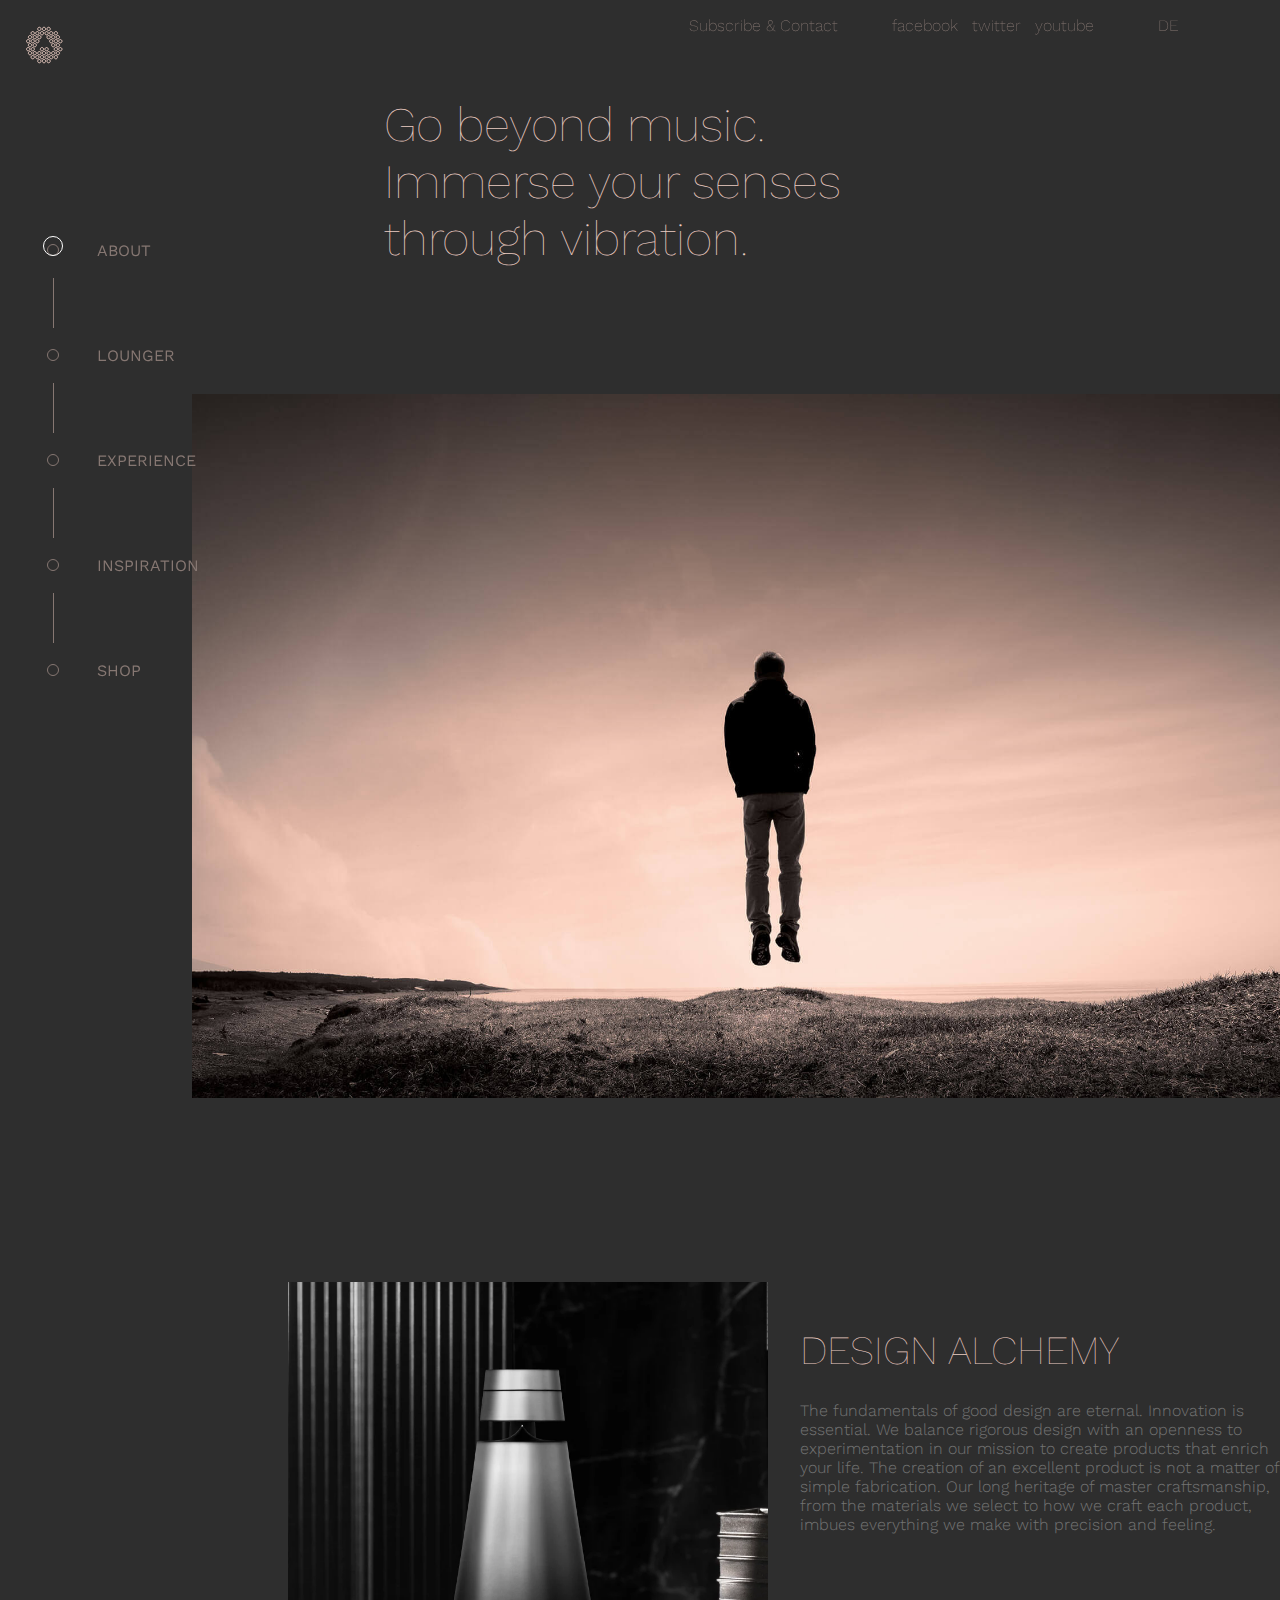
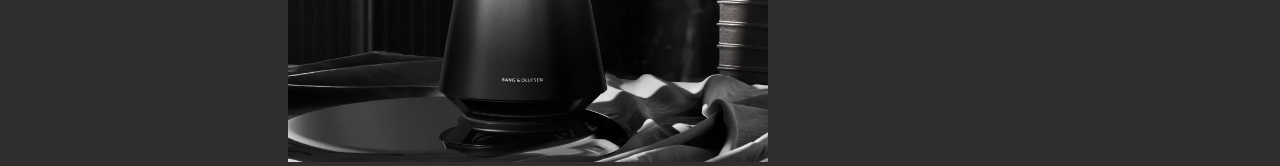
<file: index.html>
<!DOCTYPE html>
<html lang="en">

<head>
    <meta charset="UTF-8">
    <meta name="viewport" content="width=device-width, initial-scale=1.0">
    <link rel="stylesheet" href="css/style.css">

    <meta http-equiv="X-UA-Compatible" content="ie=edge">
    <title>Headphone</title>
</head>

<body>
    <header>
        <img src="/img/logo.svg" alt="">
        <nav>
            <ul>
                <li><a href="">Subscribe & Contact</a></li>
                <li><a href="https://www.facebook.com/">facebook</a></li>
                <li><a href="https://twitter.com/">twitter</a></li>
                <li><a href="https://www.youtube.com">youtube</a></li>
                <li><a href="">DE</a></li>
            </ul>
        </nav>
    </header>
    <section class="navigation">

        <ul>
            <li> <a href="#about" class="active"><span></span>ABOUT</a></li>
            <li></li>
            <li><a href="lounger.html"><span>LOUNGER</span></a></li>
            <li></li>
            <li><a href="experience.html"><span>EXPERIENCE</span></a></li>
            <li></li>
            <li><a href="inspiration.html"><span>INSPIRATION</span></a></li>
            <li></li>
            <li><a href="shop.html"><span>SHOP</span></a></li>
        </ul>

    </section>
    <main>

        <section class="sec1">
            <h1>Go beyond music. <br>
                Immerse your senses <br>
                through vibration.</h1>

            <img src="/img/section-about-1.jpg" alt="">

        </section>
        <section class="sec2">
            <article>
                <img src="/img/BS1_NYC_Home.webp" alt="">
            </article>
            <article>
                <h1>DESIGN ALCHEMY </h1>
                <p>
                    The fundamentals of good design are eternal. Innovation
                    is essential. We balance rigorous design with an
                    openness to experimentation in our mission to create
                    products that enrich your life.
                    The creation of an excellent product is not a matter of
                    simple fabrication. Our long heritage of master
                    craftsmanship, from the materials we select to how we
                    craft each product, imbues everything we make with
                    precision and feeling.
                </p>
            </article>
        </section>


    </main>
</body>

</html>
</file>
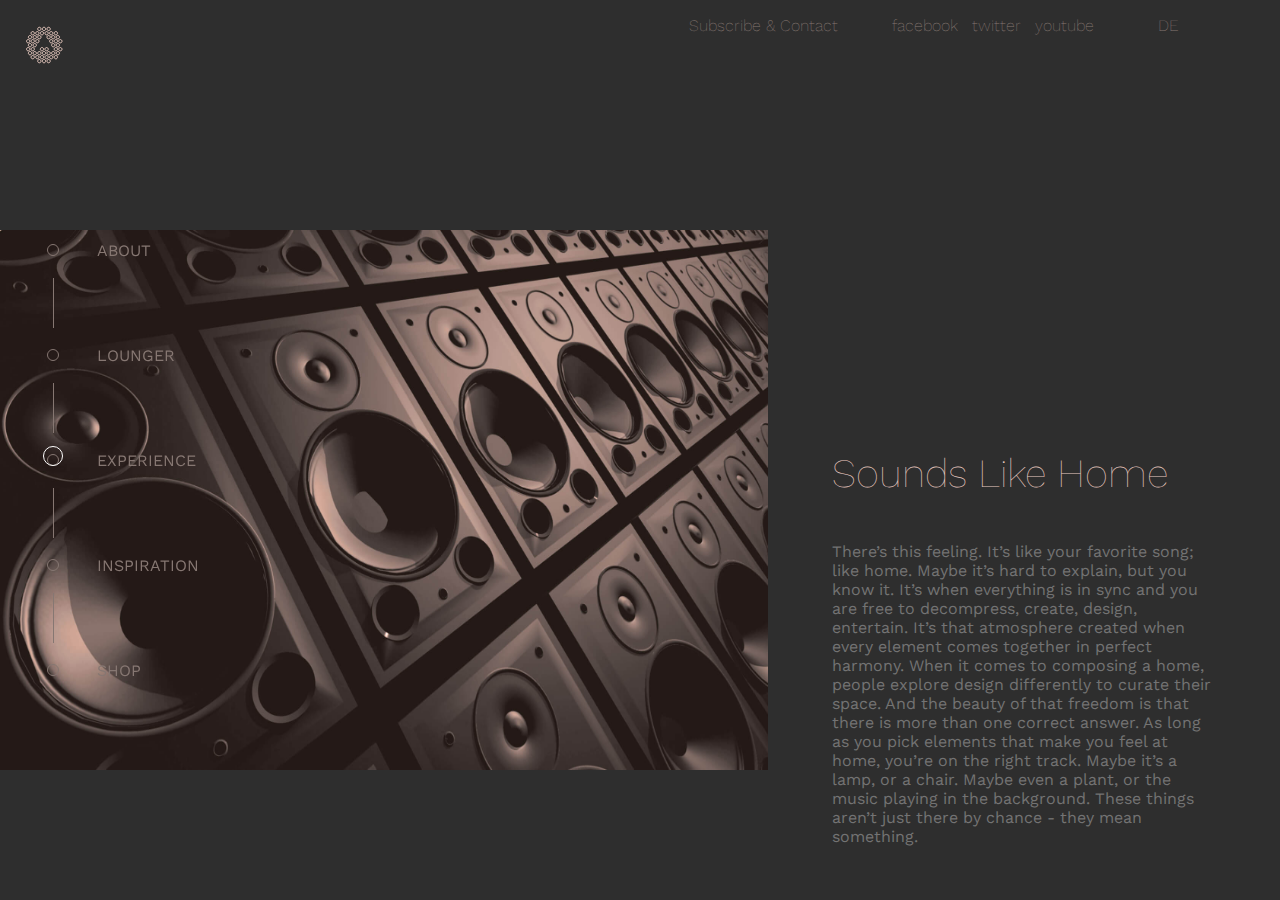
<file: experience.html>
<!DOCTYPE html>
<html lang="en">

<head>
    <meta charset="UTF-8">
    <meta name="viewport" content="width=device-width, initial-scale=1.0">
    <meta http-equiv="X-UA-Compatible" content="ie=edge">
    <link rel="stylesheet" href="css/style.css">

    <title>Headphone</title>
</head>

<body>
    <header>
        <img src="img/logo.svg" alt="">
        <nav>
            <ul>
                <li><a href="">Subscribe & Contact</a></li>
                <li><a href="https://www.facebook.com/">facebook</a></li>
                <li><a href="https://twitter.com/">twitter</a></li>
                <li><a href="https://www.youtube.com">youtube</a></li>
                <li><a href="">DE</a></li>
            </ul>
        </nav>
    </header>
    <section class="navigation">

        <ul>
            <li><a href="index.html"><span> ABOUT </span></a></li>
            <li></li>
            <li><a href="lounger.html"><span> LOUNGER</span></a></li>
            <li></li>
            <li><a href="#experience" class="active">EXPERIENCE<span></span></a></li>
            <li></li>
            <li><a href="inspiration.html"> <span> INSPIRATION</span></a></li>
            <li></li>
            <li><a href="shop.html"><span>SHOP</span></a></li>
        </ul>

    </section>
    <section class="sec4">
        <article>
            <img src="img/section-experience-1.jpg" alt="">
        </article>
        <article>
            <h1>Sounds Like Home</h1>
            <p>
                There’s this feeling. It’s like your favorite song; like home.
                Maybe it’s hard to explain, but you know it. It’s when
                everything is in sync and you are free to decompress,
                create, design, entertain. It’s that atmosphere created
                when every element comes together in perfect harmony.
                When it comes to composing a home, people explore
                design differently to curate their space. And the beauty
                of that freedom is that there is more than one correct
                answer. As long as you pick elements that make you feel
                at home, you’re on the right track. Maybe it’s a lamp, or a
                chair. Maybe even a plant, or the music playing in the
                background. These things aren’t just there by chance -
                they mean something.
            </p>
        </article>
    </section>
</body>

</html>
</file>
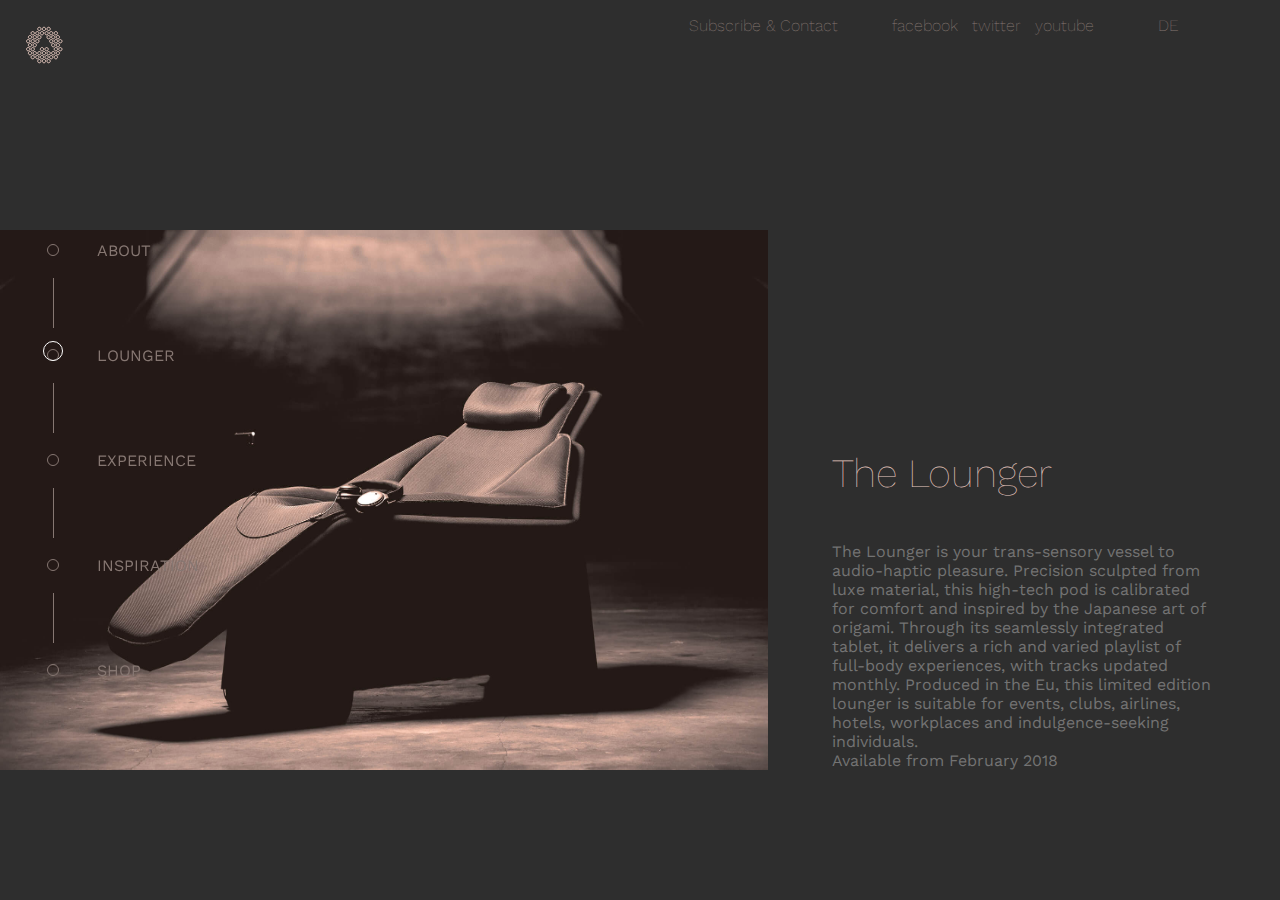
<file: lounger.html>
<!DOCTYPE html>
<html lang="en">

<head>
    <meta charset="UTF-8">
    <meta name="viewport" content="width=device-width, initial-scale=1.0">
    <meta http-equiv="X-UA-Compatible" content="ie=edge">
    <link rel="stylesheet" href="css/style.css">

    <title>Headphone</title>
</head>

<body>
    <header>
        <img src="img/logo.svg" alt="">
        <nav>
            <ul>
                <li><a href="">Subscribe & Contact</a></li>
                <li><a href="https://www.facebook.com/">facebook</a></li>
                <li><a href="https://twitter.com/">twitter</a></li>
                <li><a href="https://www.youtube.com">youtube</a></li>
                <li><a href="">DE</a></li>
            </ul>
        </nav>
    </header>
    <section class="navigation">

        <ul>
            <li><a href="index.html"><span> ABOUT </span></a></li>
            <li></li>
            <li><a href="#lounger" class="active">LOUNGER <span></span></span></a></li>
            <li></li>
            <li><a href="experience.html"><span>EXPERIENCE </span></a></li>
            <li></li>
            <li><a href="inspiration.html"> <span> INSPIRATION</span></a></li>
            <li></li>
            <li><a href="shop.html"><span>SHOP</span></a></li>
        </ul>

    </section>
    <section class="sec3">
        <article>
            <img src="img/section-voyager.jpg" alt="">
        </article>
        <article>
            <h1>The Lounger </h1>
            <p>
                The Lounger is your trans-sensory vessel to audio-haptic
                pleasure. Precision sculpted from luxe material, this
                high-tech pod is calibrated for comfort and inspired by
                the Japanese art of origami. Through its seamlessly
                integrated tablet, it delivers a rich and varied playlist of
                full-body experiences, with tracks updated monthly.
                Produced in the Eu, this limited edition lounger is
                suitable for events, clubs, airlines, hotels, workplaces
                and indulgence-seeking individuals.
                <br>
                Available from February 2018
            </p>
        </article>
    </section>
</body>

</html>
</file>
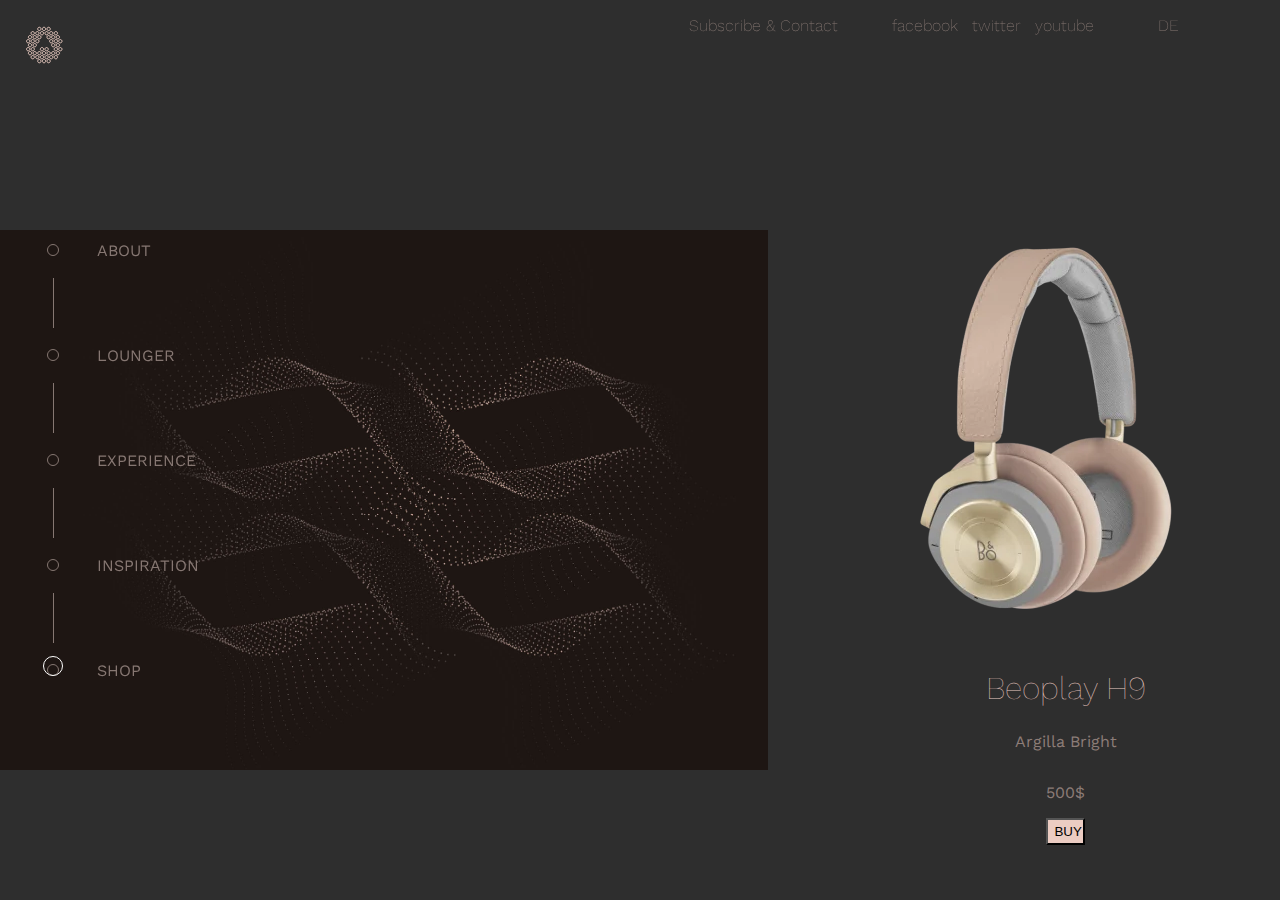
<file: shop.html>
<!DOCTYPE html>
<html lang="en">

<head>
    <meta charset="UTF-8">
    <meta name="viewport" content="width=device-width, initial-scale=1.0">
    <meta http-equiv="X-UA-Compatible" content="ie=edge">
    <link rel="stylesheet" href="css/style.css">

    <title>Headphone</title>
</head>

<body>
    <header>
        <img src="img/logo.svg" alt="">
        <nav>
            <ul>
                <li><a href="">Subscribe & Contact</a></li>
                <li><a href="https://www.facebook.com/">facebook</a></li>
                <li><a href="https://twitter.com/">twitter</a></li>
                <li><a href="https://www.youtube.com">youtube</a></li>
                <li><a href="">DE</a></li>
            </ul>
        </nav>
    </header>
    <section class="navigation">

        <ul>
            <li><a href="index.html"><span> ABOUT </span></a></li>
            <li></li>
            <li><a href="lounger.html"><span> LOUNGER</span></a></li>
            <li></li>
            <li><a href="experience.html"><span>EXPERIENCE </span></a></li>
            <li></li>
            <li><a href="inspiration.html"> <span> INSPIRATION</span></a></li>
            <li></li>
            <li><a href="#shop" class="active">SHOP<span></span></a></li>
        </ul>

    </section>

    <section class="sec8">
        <article>
            <img src="img/section-composition4.jpg" alt="">
        </article>
        <article>
            <img src="img/h9-argilla-bright-hero-1000x1000.webp" alt="">
            <h1>Beoplay H9</h1>
            <p>Argilla Bright</p>
            <p>500$</p>
            <button>BUY</button>

        </article>
    </section>
</body>

</html>
</file>
<file: css/style.css>
@import url('https://fonts.googleapis.com/css?family=Work+Sans:100,200,300,400,500,600,700,800,900&display=swap');
body{
    background-color: #2e2e2e;
    margin: 0;
}

/* header */

header{
    display: flex;
    justify-content: space-between;
    position: sticky;
    top:0;
}
header img{
    margin-left: 2%;
    margin-top: 2%;
}


/* header nav */


header nav{
    margin-right: 8%;
}
header nav ul{
    list-style-type: none;
    
}
header nav ul li {
    display: inline;
    margin-left: 10px;
}
header nav ul li:nth-of-type(1)
{
    margin-right: 40px;
}
header nav ul li:nth-of-type(5)
{
    margin-left: 60px;
}
header nav ul li a {
    font-family: 'Work Sans', sans-serif;
    text-decoration: none;
    color: #867772;
    font-weight: 200;
}
header nav ul li a:hover{
    border-bottom: 1px solid rgb(234, 204, 194);
    color: rgb(234, 204, 194);
}


/* navi aside left*/


.navigation{
    position: fixed;
    left:1%;
    top:25%;
    height: 50vh;
}

.navigation ul li{
    list-style-type:none;
    position: relative;
    margin-bottom: 2vh;
}

.navigation li:nth-of-type(odd)::before{
    content: ' ';
    width: 10px;
    height: 10px;
    position: absolute;
    left: -6px;
    top:3px;
    border-radius: 50%;
    border: 1px solid #867772;
}

.navigation li:nth-of-type(even){
    height: 50px;
    border-left: 1px solid #867772;
}

.navigation ul li a{
    font-family: 'Work Sans', sans-serif;
    text-decoration: none;
    color: #867772;
    font-size: 1em;
      position: relative;
      padding-left: 44px;
    
}
.navigation ul  li a:hover {
    color: #fff;
}

.active:visited {
    color: #fff;
}

.active span { 
    content: '';
    width: 18px;
    height: 18px;
    position: absolute;
    left: -10px;
    top: -5px;
    border-radius: 50%;
    border: 1px solid #fff;
}


/* section 1 */

.sec1 h1{
    font-size: 3em;
    color: #ebccc2;
    font-family: 'Work Sans', sans-serif;
    text-align: justify;
    margin-left: 30vw;
    margin-bottom: 7vh;
    font-weight: 100;
    
}
.sec1 img{
    width: 90%;
    margin-left: 15%;
    margin-right: 15%;
    margin-top: 5%;
} 

/* section 2 */

.sec2 article:nth-of-type(1) img{
    width: 30em;
    margin-left: 60%;
} 

.sec2 article:nth-of-type(2) h1{
    font-family: 'Work Sans', sans-serif;
    font-size: 2.5em;
    color: #ebccc2;
    margin-left: 25vw;
    margin-top: 5vh;
    font-weight: 100;
}

.sec2 article:nth-of-type(2) p{
    font-family: 'Work Sans', sans-serif;
    font-size: 1em;
    color: rgb(115, 115, 115);
    margin-left: 25vw;
    font-weight: 300;
}

.sec2{
    display: flex;
    justify-content: center;
    margin-top: 20vh;
}

/* section 3,4,8 */

.sec3,
.sec4,
.sec8{
    display: flex;
    position: absolute;
    top:0;
    z-index: -1;
}

.sec3 article:nth-of-type(1) img ,
.sec4 article:nth-of-type(1) img,
.sec8 article:nth-of-type(1) img
{
  
   margin-top: 30%;
   width: 60vw;
   height: 60vh;
}

.sec3 article:nth-of-type(2) h1 ,
.sec4 article:nth-of-type(2) h1 {
    font-family: 'Work Sans', sans-serif;
    font-size: 2.5em;
    color: #ebccc2;
    margin-left: 5vw;
    margin-top: 50vh;
    font-weight: 100;
}

.sec3 article:nth-of-type(2) p ,
.sec4 article:nth-of-type(2) p{
    font-family: 'Work Sans', sans-serif;
    font-size: 1em;
    color: rgb(115, 115, 115);
    margin-left: 5vw;
    margin-top: 5vh;
    margin-right: 5vw;
}

.sec5{
    display: flex;
    justify-content: center;
    margin-top:20vh;
}

.sec5 video{
    width: 60vw;  
}

.sec6{
   margin-left: 25vw;
    margin-top:10vh;
}

.sec6 h1
{
    font-family: 'Work Sans', sans-serif;
    font-size: 1.7em;
    color: rgba(234, 204, 194,0.5);
    margin-bottom: 0.5vh;
    font-weight: 100;
}

.sec6 h2{
    font-family: 'Work Sans', sans-serif;
    font-size: 2.5em;
    color: #ebccc2;
    margin-top: 0;
    font-weight: 100;
   
}

.sec6 p{
    font-family: 'Work Sans', sans-serif;
    font-size: 2em;
    color: rgb(115, 115, 115);
}

.sec6 a{
    font-family: 'Work Sans', sans-serif;
    font-size: 1em;
    color: rgba(234, 204, 194,0.5);
    text-decoration: none;
    border: 2px solid rgba(234, 204, 194,0.5);
    margin-right: 0.5vw;
    padding: 0 5px;
}

.sec7 section{
    display: flex;
    justify-content: center;
}

.sec7 section:nth-of-type(1){
    margin-top: 20vh;
}

.sec7 section:nth-of-type(2){
    margin: 0;
}

.sec7 section:nth-of-type(2) article ,
.sec7 section:nth-of-type(1) article ,
.sec7 section:nth-of-type(1) article:nth-of-type(1) img ,
.sec7 section:nth-of-type(2) article:nth-of-type(2) img
{
    width: 30vw;
}

.sec7 section:nth-of-type(1) article:nth-of-type(1) img{
    margin-left: 1px;
}

.sec7 .sec7sub1 article:nth-of-type(2) h1,
.sec7 .sec7sub2 article:nth-of-type(1) h1
{
   font-family: 'Work Sans', sans-serif;
    font-size: 1em;
    color:  #ebccc2;
    margin-left: 3vw;
    margin-top: 10vh;
    font-weight: 100;
   
}

.sec7 .sec7sub1 article:nth-of-type(2) h2,
.sec7 .sec7sub2 article:nth-of-type(1) h2 ,
.sec8 article:nth-of-type(2) h1
{
    font-family: 'Work Sans', sans-serif;
    font-size: 2em;
    color: #ebccc2;
    margin-left: 3vw;
    margin-top: 0;
    margin-bottom: 1vh;
    font-weight: 100;
    
}

.sec7 .sec7sub1 article:nth-of-type(2) p,
.sec7 .sec7sub2 article:nth-of-type(1) p 
{
   font-family: 'Work Sans', sans-serif;
    font-size: 0.7em;
    color:  rgba(234, 204, 194,0.5);
    margin-left: 3vw;
}

.sec8 article:nth-of-type(2) p:nth-of-type(1) ,
.sec8 article:nth-of-type(2) p:nth-of-type(2)
{
    font-family: 'Work Sans', sans-serif;
    font-size: 1em;
    color:  rgba(234, 204, 194,0.5);
    margin-left: 3vw;
    
}

.sec8 article:nth-of-type(2){
    display: flex;
    flex-direction: column;
    align-items: center;
    margin-left: 3vw;
    margin-top: 21vh;
}

.sec8 article:nth-of-type(2) button{
    width: 3vw;
    height: 3vh;
    background-color: #ebccc2;
    margin-left: 3vw;
}
</file>
